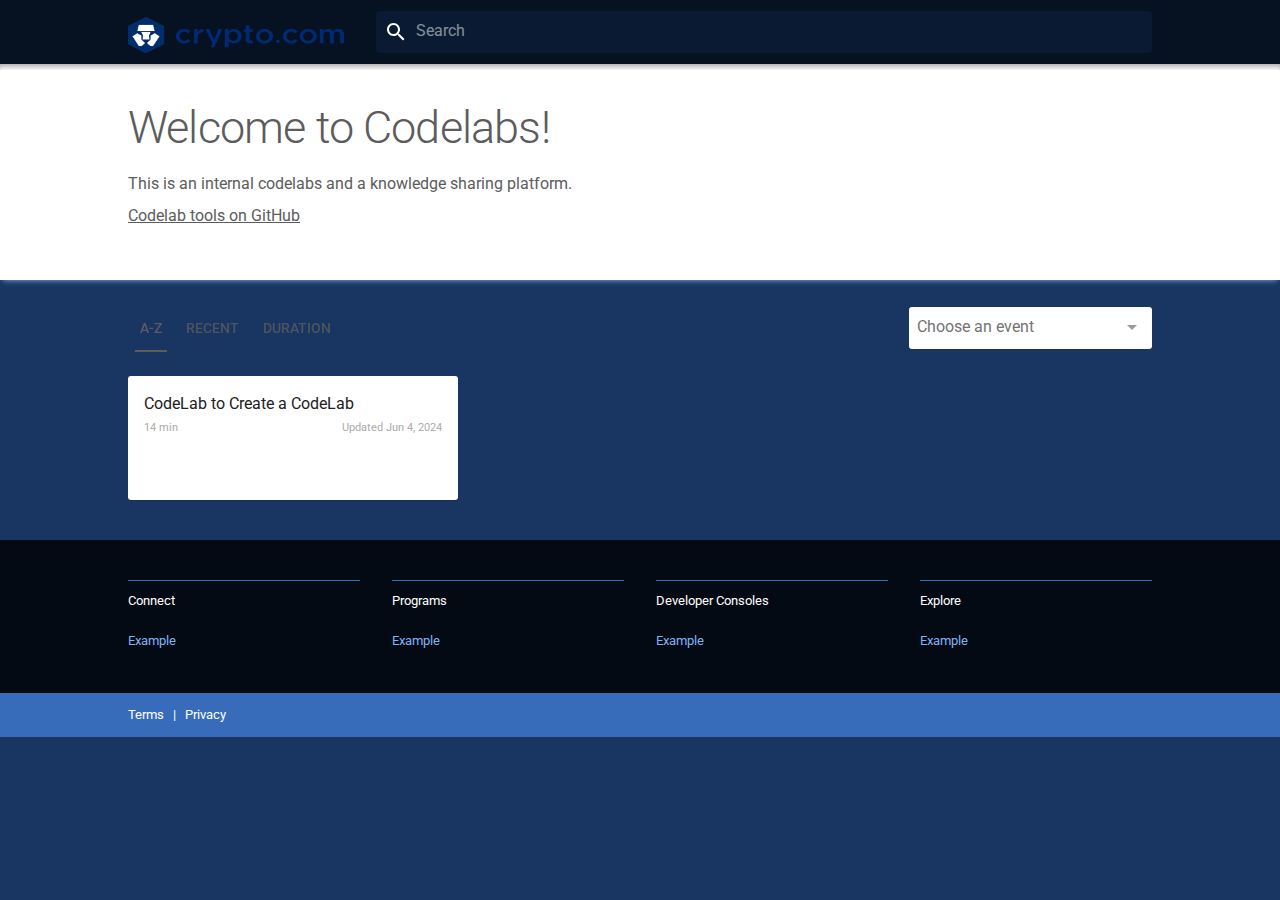
<file: index.html>
<!doctype html>
<html lang="en">
<head>
<meta charset="utf-8">
<meta name="description" content="Codelabs provide a guided, tutorial, hands-on coding experience. Most codelabs will step you through the process of building a small application, or adding a new feature to an existing application.">
<meta name="viewport" content="width=device-width,initial-scale=1">
<meta name="generator" content="Codelabs">
<meta name="application-name" content="Codelabs">
<link rel="canonical" href="https://example.com/">
<link rel="preconnect" href="https://www.google-analytics.com">
<script>
window.ga=window.ga||function(){(ga.q=ga.q||[]).push(arguments)};ga.l=+new Date;
    ga('create', 'UA-49880327-14', 'auto');
    ga('send', 'pageview');
</script>
<script async src="https://www.google-analytics.com/analytics.js"></script>
<title>Codelabs</title>
<link rel="stylesheet" href="/styles/main.css">
<link rel="import" href="/elements/elements.html">
<style is="custom-style">
:root{--paper-tabs-selection-bar-color:currentcolor;--paper-input-container-underline:{display:none};--paper-input-container-underline-focus:{display:none};}.dropdown-filter{--paper-input-container:{padding:8px}} </style>
<meta name="apple-mobile-web-app-capable" content="yes">
<meta name="apple-mobile-web-app-status-bar-style" content="#455a64">
<meta name="apple-mobile-web-app-title" content="Codelabs">
<link rel="apple-touch-icon" sizes="180x180" href="/images/favicons/apple-touch-icon.png">
<link rel="icon" type="image/png" sizes="32x32" href="/images/favicons/favicon-32x32.png">
<link rel="icon" type="image/png" sizes="194x194" href="/images/favicons/favicon-194x194.png">
<link rel="icon" type="image/png" sizes="192x192" href="/images/favicons/android-chrome-192x192.png">
<link rel="icon" type="image/png" sizes="16x16" href="/images/favicons/favicon-16x16.png">
<link rel="manifest" href="site.webmanifest">
<link rel="mask-icon" href="/images/favicons/safari-pinned-tab.svg" color="#455a64">
<meta name="msapplication-TileColor" content="#455a64">
<meta name="msapplication-TileImage" content="/images/favicons/mstile-144x144.png">
<meta name="theme-color" content="#455a64">
<meta name="og:type" property="og:type" content="website">
<meta name="og:title" property="og:title" content="Codelabs">
<meta name="og:description" property="og:description" content="Codelabs provide a guided, tutorial, hands-on coding experience. Most codelabs will step you through the process of building a small application, or adding a new feature to an existing application.">
<meta name="og:url" property="og:url" content="https://example.com/">
<meta name="og:site_name" property="og:site_name" content="Codelabs">
<meta name="og:determiner" property="og:determiner" content="the">
<meta name="og:locale" property="og:locale" content="en_US">
<meta name="og:image" property="og:image" content="/images/og-image.png">
<meta name="og:image:url" property="og:image:url" content="/images/og-image.png">
<meta name="og:image:type" property="og:image:type" content="image/png">
<meta name="og:image:width" property="og:image:width" content="1200">
<meta name="og:image:height" property="og:image:height" content="1200">
<meta name="og:image:alt" property="og:image:alt" content="Codelabs">
<meta name="twitter:card" property="twitter:card" content="summary_large_image">
<meta name="twitter:title" property="twitter:title" content="Codelabs">
<meta name="twitter:description" property="twitter:description" content="Codelabs provide a guided, tutorial, hands-on coding experience. Most codelabs will step you through the process of building a small application, or adding a new feature to an existing application.">
<meta name="twitter:image" property="twitter:image" content="/images/og-image.png">
<meta name="twitter:url" property="twitter:url" content="https://example.com/">
</head>
<body id="app" is="body-bind" class="loading fullbleed">
<paper-header-panel id="main" mode="standard" main>
<div id="mainToolbar" class="paper-header">
<div class="site-width layout horizontal">
<a href="/">
<img src="/images/logo.png" class="logo-devs" alt="Codelabs Logo">
</a>
<div id="searchbar">
<paper-input-container no-label-float>
<paper-icon-button prefix icon="search"></paper-icon-button>
<label>Search</label>
<input is="iron-input" bind-value="{{searchVal}}" on-keydown="onSearchKeyDown">
</paper-input-container>
</div>
</div>
</div>
<header id="banner" down$="[[_toBoolean(selectedFilter)]]">
<div class="site-width">
<h2 class="banner-title">Welcome to Codelabs!</h2>
<div class="banner-description" data-filter-selected$="[[_toBoolean(selectedFilter)]]">
<p class="banner-info">
This is an internal codelabs and a knowledge sharing platform.
<br>
<a href="https://github.com/googlecodelabs/tools">Codelab tools on GitHub</a>
</p>
</div>
</div>
</header>
<main>
<div id="filters" class="site-width layout horizontal center justified">
<div id="sortby">
<paper-tabs selected="0" noink on-iron-activate="sortBy">
<paper-tab>A-Z</paper-tab>
<paper-tab>Recent</paper-tab>
<paper-tab>Duration</paper-tab>
</paper-tabs>
</div>
<paper-dropdown-menu label="Choose an event" class="dropdown-filter" no-label-float noink no-animations>
<paper-listbox id="eventList" slot="dropdown-content" class="dropdown-content"><a href="/vslive/" tabindex="-1">
<paper-item>Visual Studio Live</paper-item>
</a>
</paper-listbox>
</paper-dropdown-menu>
</div>
<card-sorter id="cards" class="site-width">
<a href="/codelabs/codelab-4-codelab-markdown/index.html?index=..%2F..index" on-tap="navigate" class="codelab-card category-codelab" data-category="codelab,markdown" data-title="CodeLab to Create a CodeLab" data-duration="14" data-updated="2024-06-04T16:45:21Z" data-tags="web" data-pin="">
<div class="description">CodeLab to Create a CodeLab</div>
<div class="card-duration">
<span>14 min </span>
<span>Updated Jun 4, 2024</span>
</div>
<div class="card-footer">
<div class="category-icon codelab-icon"></div>
<paper-button class="codelab-bg">Start</paper-button>
</div>
</a>
</card-sorter>
<div id="loading-placeholder" class="site-width">
Loading Codelabs, please wait...
</div>
</main>
<footer id="footer">
<div class="footer-wrapper site-width">
<div class="link-list">
<label>Connect</label>
<ul>
<li><a href="https://www.example.com/">Example</a></li>
</ul>
</div>
<div class="link-list">
<label>Programs</label>
<ul>
<li><a href="https://www.example.com/">Example</a></li>
</ul>
</div>
<div class="link-list">
<label>Developer Consoles</label>
<ul>
<li><a href="https://www.example.com/">Example</a></li>
</ul>
</div>
<div class="link-list">
<label>Explore</label>
<ul>
<li><a href="https://www.example.com/">Example</a></li>
</ul>
</div>
</div>
</footer>
<div class="footerbar">
<div class="site-width layout horizontal center justified">
<span>
<a href="https://example.com">Terms</a>
&nbsp; | &nbsp;
<a href="https://example.com">Privacy</a>
</span>
</div>
</div>
</paper-header-panel>
<script src="/scripts/main.js"></script>
</body>
</html>
</file>
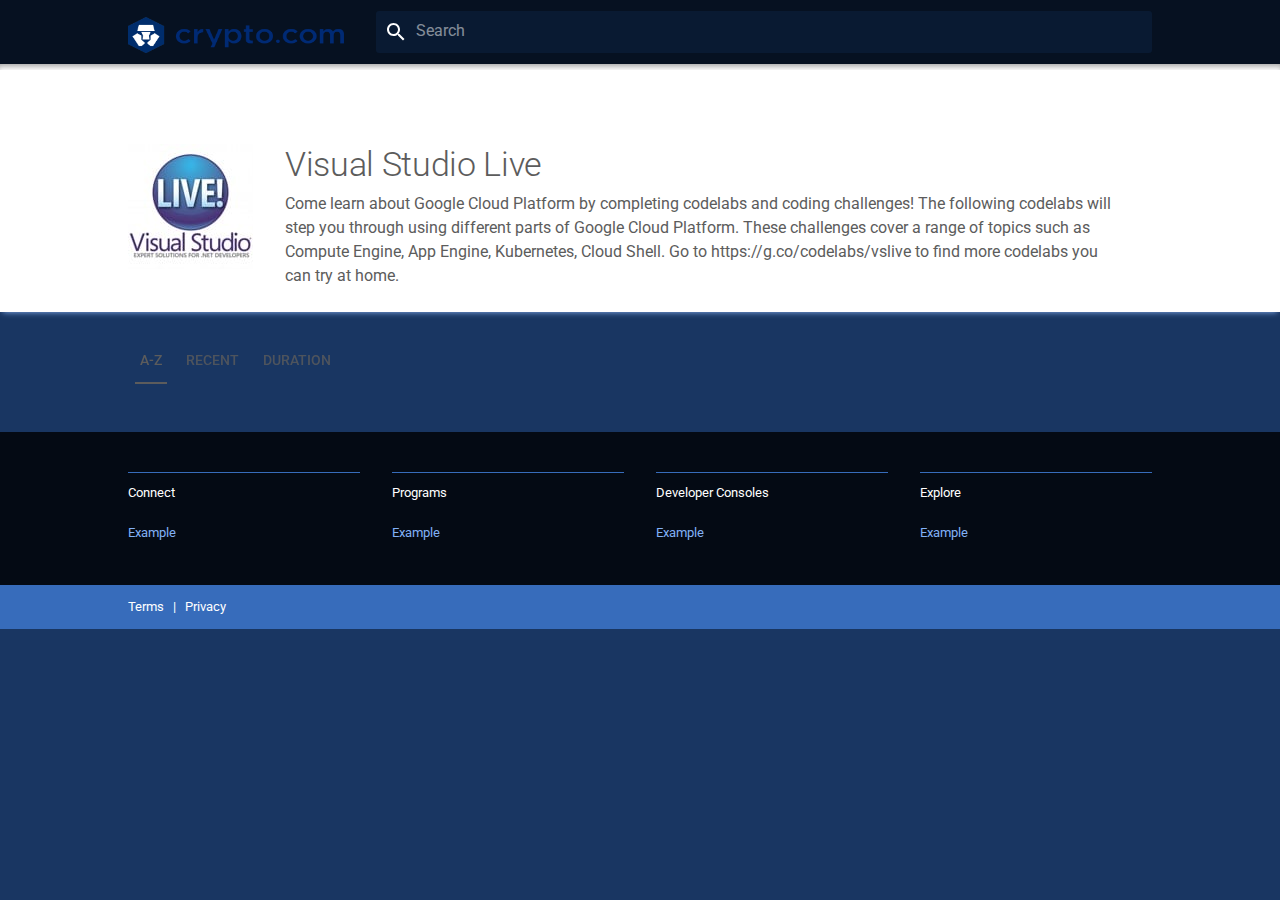
<file: vslive.html>
<!doctype html>
<html lang="en">
<head>
<meta charset="utf-8">
<meta name="description" content="Come learn about Google Cloud Platform by completing codelabs and coding challenges! The following codelabs will step you through using different parts of Google Cloud Platform. These challenges cover a range of topics such as Compute Engine, App Engine, Kubernetes, Cloud Shell. Go to https://g.co/codelabs/vslive to find more codelabs you can try at home.">
<meta name="viewport" content="width=device-width,initial-scale=1">
<meta name="generator" content="Visual Studio Live">
<meta name="application-name" content="Visual Studio Live">
<link rel="canonical" href="https://example.com/vslive/">
<link rel="preconnect" href="https://www.google-analytics.com">
<script>
window.ga=window.ga||function(){(ga.q=ga.q||[]).push(arguments)};ga.l=+new Date;
    ga('create', 'UA-49880327-14', 'auto');
    ga('send', 'pageview');
</script>
<script async src="https://www.google-analytics.com/analytics.js"></script>
<title>Visual Studio Live</title>
<link rel="stylesheet" href="/styles/main.css">
<link rel="import" href="/elements/elements.html">
<style is="custom-style">
:root{--paper-tabs-selection-bar-color:currentcolor;--paper-input-container-underline:{display:none};--paper-input-container-underline-focus:{display:none};}.dropdown-filter{--paper-input-container:{padding:8px}} </style>
<meta name="apple-mobile-web-app-capable" content="yes">
<meta name="apple-mobile-web-app-status-bar-style" content="#455a64">
<meta name="apple-mobile-web-app-title" content="Visual Studio Live">
<link rel="apple-touch-icon" sizes="180x180" href="/images/favicons/apple-touch-icon.png">
<link rel="icon" type="image/png" sizes="32x32" href="/images/favicons/favicon-32x32.png">
<link rel="icon" type="image/png" sizes="194x194" href="/images/favicons/favicon-194x194.png">
<link rel="icon" type="image/png" sizes="192x192" href="/images/favicons/android-chrome-192x192.png">
<link rel="icon" type="image/png" sizes="16x16" href="/images/favicons/favicon-16x16.png">
<link rel="manifest" href="site.webmanifest">
<link rel="mask-icon" href="/images/favicons/safari-pinned-tab.svg" color="#455a64">
<meta name="msapplication-TileColor" content="#455a64">
<meta name="msapplication-TileImage" content="/images/favicons/mstile-144x144.png">
<meta name="theme-color" content="#455a64">
<meta name="og:type" property="og:type" content="website">
<meta name="og:title" property="og:title" content="Visual Studio Live">
<meta name="og:description" property="og:description" content="Come learn about Google Cloud Platform by completing codelabs and coding challenges! The following codelabs will step you through using different parts of Google Cloud Platform. These challenges cover a range of topics such as Compute Engine, App Engine, Kubernetes, Cloud Shell. Go to https://g.co/codelabs/vslive to find more codelabs you can try at home.">
<meta name="og:url" property="og:url" content="https://example.com/vslive/">
<meta name="og:site_name" property="og:site_name" content="Codelabs">
<meta name="og:determiner" property="og:determiner" content="the">
<meta name="og:locale" property="og:locale" content="en_US">
<meta name="og:image" property="og:image" content="/images/og-image.png">
<meta name="og:image:url" property="og:image:url" content="/images/og-image.png">
<meta name="og:image:type" property="og:image:type" content="image/png">
<meta name="og:image:width" property="og:image:width" content="1200">
<meta name="og:image:height" property="og:image:height" content="1200">
<meta name="og:image:alt" property="og:image:alt" content="Codelabs">
<meta name="twitter:card" property="twitter:card" content="summary_large_image">
<meta name="twitter:title" property="twitter:title" content="Visual Studio Live">
<meta name="twitter:description" property="twitter:description" content="Come learn about Google Cloud Platform by completing codelabs and coding challenges! The following codelabs will step you through using different parts of Google Cloud Platform. These challenges cover a range of topics such as Compute Engine, App Engine, Kubernetes, Cloud Shell. Go to https://g.co/codelabs/vslive to find more codelabs you can try at home.">
<meta name="twitter:image" property="twitter:image" content="/images/og-image.png">
<meta name="twitter:url" property="twitter:url" content="https://example.com/vslive/">
</head>
<body id="app" is="body-bind" class="loading fullbleed view">
<paper-header-panel id="main" mode="standard" main>
<div id="mainToolbar" class="paper-header">
<div class="site-width layout horizontal">
<a href="/">
<img src="/images/logo.png" class="logo-devs" alt="Codelabs Logo">
</a>
<div id="searchbar">
<paper-input-container no-label-float>
<paper-icon-button prefix icon="search"></paper-icon-button>
<label>Search</label>
<input is="iron-input" bind-value="{{searchVal}}" on-keydown="onSearchKeyDown">
</paper-input-container>
</div>
</div>
</div>
<header id="banner" down>
<div class="site-width">
<div class="banner-description">
<img id="logo" src="/vslive/vslive-logo.jpg" alt="Event logo">
<div class="banner-meta">
<h3>Visual Studio Live</h3>
<p>Come learn about Google Cloud Platform by completing codelabs and coding challenges! The following codelabs will step you through using different parts of Google Cloud Platform. These challenges cover a range of topics such as Compute Engine, App Engine, Kubernetes, Cloud Shell. Go to https://g.co/codelabs/vslive to find more codelabs you can try at home.</p>
</div>
</div>
</div>
</header>
<main>
<div id="filters" class="site-width layout horizontal center justified">
<div id="sortby">
<paper-tabs selected="0" noink on-iron-activate="sortBy">
<paper-tab>A-Z</paper-tab>
<paper-tab>Recent</paper-tab>
<paper-tab>Duration</paper-tab>
</paper-tabs>
</div>
</div>
<card-sorter id="cards" class="site-width">
</card-sorter>
<div id="loading-placeholder" class="site-width">
Loading Codelabs, please wait...
</div>
</main>
<footer id="footer">
<div class="footer-wrapper site-width">
<div class="link-list">
<label>Connect</label>
<ul>
<li><a href="https://www.example.com/">Example</a></li>
</ul>
</div>
<div class="link-list">
<label>Programs</label>
<ul>
<li><a href="https://www.example.com/">Example</a></li>
</ul>
</div>
<div class="link-list">
<label>Developer Consoles</label>
<ul>
<li><a href="https://www.example.com/">Example</a></li>
</ul>
</div>
<div class="link-list">
<label>Explore</label>
<ul>
<li><a href="https://www.example.com/">Example</a></li>
</ul>
</div>
</div>
</footer>
<div class="footerbar">
<div class="site-width layout horizontal center justified">
<span>
<a href="https://example.com">Terms</a>
&nbsp; | &nbsp;
<a href="https://example.com">Privacy</a>
</span>
</div>
</div>
</paper-header-panel>
<script src="/scripts/main.js"></script>
</body>
</html>
</file>
<file: styles/main.css>
.layout.horizontal,.layout.horizontal-reverse,.layout.vertical,.layout.vertical-reverse{display:-webkit-flex;display:-ms-flexbox;display:flex}.layout.horizontal{-ms-flex-direction:row;-webkit-flex-direction:row;flex-direction:row}.layout.vertical{-ms-flex-direction:column;-webkit-flex-direction:column;flex-direction:column}.layout.wrap{-ms-flex-wrap:wrap;-webkit-flex-wrap:wrap;flex-wrap:wrap}.flex,.flex-1{-ms-flex:1;-webkit-flex:1;flex:1}.layout.start{-ms-flex-align:start;-webkit-align-items:flex-start;align-items:flex-start}.layout.center,.layout.center-center{-ms-flex-align:center;-webkit-align-items:center;align-items:center}.layout.end{-ms-flex-align:end;-webkit-align-items:flex-end;align-items:flex-end}.layout.start-justified{-ms-flex-pack:start;-webkit-justify-content:flex-start;justify-content:flex-start}.layout.center-center,.layout.center-justified{-ms-flex-pack:center;-webkit-justify-content:center;justify-content:center}.layout.end-justified{-ms-flex-pack:end;-webkit-justify-content:flex-end;justify-content:flex-end}.layout.around-justified{-ms-flex-pack:distribute;-webkit-justify-content:space-around;justify-content:space-around}.layout.justified{-ms-flex-pack:justify;-webkit-justify-content:space-between;justify-content:space-between}.self-start{-ms-flex-item-align:start;-webkit-align-self:flex-start;align-self:flex-start}.self-center{-ms-flex-item-align:center;-webkit-align-self:center;align-self:center}.self-end{-ms-flex-item-align:end;-webkit-align-self:flex-end;align-self:flex-end}.self-stretch{-ms-flex-item-align:stretch;-webkit-align-self:stretch;align-self:stretch}.block{display:block}[hidden]{display:none!important}.invisible{visibility:hidden!important}.relative{position:relative}.fit{bottom:0;left:0;position:absolute;right:0;top:0}body.fullbleed{height:100vh;margin:0}.scroll{-webkit-overflow-scrolling:touch;overflow:auto}body{color:#5c5c5c;font-size:16px;line-height:24px}body,h1{-webkit-font-smoothing:antialiased;font-family:Roboto,Noto,sans-serif;font-weight:400}h1{font-size:56px;letter-spacing:-.026em;line-height:60px;overflow:hidden;text-overflow:ellipsis;white-space:nowrap}h2{font-size:45px;letter-spacing:-.018em;line-height:48px}h2,h3{-webkit-font-smoothing:antialiased;font-family:Roboto,Noto,sans-serif;font-weight:400}h3{font-size:34px;letter-spacing:-.01em;line-height:40px}h4{-webkit-font-smoothing:antialiased;font-family:Roboto,Noto,sans-serif;font-size:24px;font-weight:400;letter-spacing:-.012em;line-height:32px}*{box-sizing:border-box;margin:0;outline:none}body{background:#193662}body.view #banner{padding-bottom:24px;padding-top:80px;position:relative}body #loading-placeholder{display:none;padding:40px 0;text-align:center}body.loading card-sorter#cards,body.loading div#filters,body.loading div#searchbar{display:none}body.loading div#loading-placeholder{display:block}b{font-weight:500}a{color:currentcolor;text-decoration:none}li,ul{list-style:none;padding:0}.site-width{margin:0 auto;max-width:1024px;width:90vw}#banner{background-color:#fff;box-shadow:0 3px 6px -3px #8eb7f6;padding:40px 0 48px}#banner[down] .banner-slider{-webkit-transform:none;transform:none}#banner[down] .banner-title{visibility:hidden}#banner h2,#banner h3{font-weight:300}#banner #logo{height:125px;max-width:100%;width:auto}#banner .banner-slider{-webkit-transform:translateY(-100%);background-color:#193662;color:#091a32;max-width:100%;padding:8px 0;position:absolute;top:0;transform:translateY(-100%);transition:-webkit-transform .4s cubic-bezier(0,0,.2,1);transition:transform .4s cubic-bezier(0,0,.2,1);transition:transform .4s cubic-bezier(0,0,.2,1),-webkit-transform .4s cubic-bezier(0,0,.2,1);width:100%;will-change:transform}#banner .banner-slider h3{font-size:30px}#banner .banner_arrows{margin-left:16px}#banner .banner-title{margin-bottom:8px}#banner .banner-description .banner-meta{padding:0 32px}#banner .banner-description .banner-meta h3{margin-bottom:8px}#banner paper-button{-webkit-font-smoothing:antialiased;background-color:#0d2649;color:#fff;font-family:Roboto,Noto,sans-serif;font-size:14px;font-weight:500;letter-spacing:.01em;line-height:1;line-height:normal;min-width:150px;padding:8px 16px;text-align:center;text-transform:uppercase}#banner paper-button.iron-selected{background-color:#061121}#sortby{-ms-flex-pack:center;-webkit-justify-content:center;justify-content:center;padding:24px 0}#sortby paper-tabs{text-transform:uppercase}#sortby paper-tabs paper-tab{margin:auto 7px;padding:0 5px}.paper-button-0,.paper-menu-button-0{border-radius:3px!important}.dropdown-filter{background-color:#fff;border-radius:3px}.dropdown-content{border-radius:3px!important}.dropdown-content paper-item:hover{background:#b4cff8;cursor:pointer}@media (max-width:767px){#banner{line-height:16px;padding:16px 0}#banner paper-button{display:inline-block;margin:16px 0 0}#filters{height:20px;margin:0;padding:0;visibility:hidden}.banner-info{-ms-flex-item-align:start;-webkit-align-self:flex-start;align-self:flex-start;line-height:24px;width:100%}.banner-description{-ms-flex-align:center;-ms-flex-direction:column;-webkit-align-items:center;-webkit-flex-direction:column;align-items:center;display:-webkit-flex;display:-ms-flexbox;display:flex;flex-direction:column}.banner-technologies{left:0;position:absolute;width:100%;z-index:1}.banner-title{font-size:7vw}.banner-meta{display:none}#logo{margin-bottom:16px}.filters{width:100%}}@media (min-width:768px){#banner .banner-title,#banner paper-button{margin-bottom:16px}.banner-info{line-height:32px;margin-right:32px}.banner-info a{text-decoration:underline}.banner-description{display:-webkit-flex;display:-ms-flexbox;display:flex}.banner-description .banner-info{-ms-flex:1;-webkit-flex:1;flex:1}}#mainToolbar{-ms-flex-align:center;-webkit-align-items:center;align-items:center;background-color:#061121;color:#fff;display:-webkit-flex;display:-ms-flexbox;display:flex;height:64px;padding:16px}#mainToolbar paper-icon-button[icon=menu]{-ms-flex-negative:0;-webkit-flex-shrink:0;flex-shrink:0}#mainToolbar a{-ms-flex-align:center;-webkit-align-items:center;align-items:center;display:-webkit-flex;display:-ms-flexbox;display:flex}#mainToolbar .logo-icon{height:24px;margin-right:16px;width:30px}#mainToolbar .logo-devs{height:36px;margin-top:5px;width:216px}#searchbar{border-radius:3px}#searchbar paper-input-container{padding:0}#searchbar paper-input-container input,#searchbar paper-input-container label{color:#fff}#searchbar paper-input-container label{opacity:.5}@media (min-width:768px){#searchbar{background-color:#091a32;transition:background-color .4s cubic-bezier(0,0,.2,1);width:100%}#searchbar:hover{background-color:#123566}.logo-devs{margin:5px 32px 0 0}}@media (max-width:767px){#searchbar paper-input-container{display:none}#mainToolbar{height:56px}#mainToolbar paper-icon-button[icon=menu]{margin-right:8px;width:40px}}.ads-icon{background-image:url(/images/icons/google-ads.svg)}.analytics-bg{background-color:#f37c22}.codelab-card.category-analytics{border-bottom-color:#f37c22}.analytics-icon{background-image:url(/images/icons/google-analytics.svg)}.android-bg,.android-kotlin-bg,.android-tv-bg{background-color:#a4c639}.codelab-card.category-android,.codelab-card.category-android-kotlin,.codelab-card.category-android-tv{border-bottom-color:#a4c639}.android-icon,.android-kotlin-icon,.android-tv-icon{background-image:url(/images/icons/android.svg)}.android-auto-bg{background-color:#03a9f4}.codelab-card.category-android-auto{border-bottom-color:#03a9f4}.android-auto-icon{background-image:url(/images/icons/android-auto.svg)}.android-things-bg{background-color:#6c6c6c}.codelab-card.category-android-things{border-bottom-color:#6c6c6c}.android-things-icon{background-image:url(/images/icons/android-things.svg)}.assistant-icon{background-image:url(/images/icons/google-assistant.svg)}.ar-bg,.ar-core-bg,.augmented-reality-bg,.augmented-reality-core-bg{background-color:#4a148c}.codelab-card.category-ar,.codelab-card.category-ar-core,.codelab-card.category-augmented-reality,.codelab-card.category-augmented-reality-core{border-bottom-color:#4a148c}.ar-core-icon,.ar-icon,.augmented-reality-core-icon,.augmented-reality-icon{background-image:url(/images/icons/ar-core.svg)}.cardboard-bg,.games-bg,.play-games-bg,.virtual-reality-bg,.virtual-reality-games-bg,.virtualreality-bg,.virtualreality-games-bg,.vr-bg{background-color:#f16523}.codelab-card.category-cardboard,.codelab-card.category-games,.codelab-card.category-play-games,.codelab-card.category-virtual-reality,.codelab-card.category-virtual-reality-games,.codelab-card.category-virtualreality,.codelab-card.category-virtualreality-games,.codelab-card.category-vr{border-bottom-color:#f16523}.cardboard-icon,.games-icon,.play-games-icon,.virtual-reality-games-icon,.virtual-reality-icon,.virtualreality-games-icon,.virtualreality-icon,.vr-icon{background-image:url(/images/icons/cardboard.svg)}.apps-bg,.g-suite-bg,.gsuite-bg{background-color:#9aa0a6}.codelab-card.category-apps,.codelab-card.category-g-suite,.codelab-card.category-gsuite{border-bottom-color:#9aa0a6}.apps-icon,.g-suite-icon,.gsuite-icon{background-image:url(/images/icons/gsuite.svg)}.docs-icon{background-image:url(/images/icons/google-docs.svg)}.drive-icon{background-image:url(/images/icons/google-drive.svg)}.sheets-icon{background-image:url(/images/icons/google-sheets.svg)}.slides-icon{background-image:url(/images/icons/google-slides.svg)}.blockly-icon{background-image:url(/images/icons/blockly.svg)}.brillo-bg{background-color:#3bbaf3}.codelab-card.category-brillo{border-bottom-color:#3bbaf3}.brillo-icon{background-image:url(/images/icons/brillo.svg)}.cast-icon,.chrome-cast-icon,.chromecast-icon{background-image:url(/images/icons/cast.svg)}.chrome-icon,.google-chrome-icon,.googlechrome-icon{background-image:url(/images/icons/chrome.svg)}.cloud-about-icon,.cloud-cloud-tools-icon,.cloud-general-icon,.cloud-icon,.cloud-other-icon,.cloud-others-icon,.cloud-platform-icon,.cloud-tools-icon{background-image:url(/images/icons/cloud-platform.svg)}.cloud-app-engine-icon,.cloud-appengine-icon{background-image:url(/images/icons/cloud-appengine.svg)}.big-query-icon,.bigquery-icon,.cloud-big-query-icon,.cloud-bigquery-icon{background-image:url(/images/icons/cloud-bigquery.svg)}.cloud-build-icon{background-image:url(/images/icons/cloud-build.svg)}.cloud-compute-engine-icon,.cloud-compute-icon{background-image:url(/images/icons/cloud-compute-engine.svg)}.cloud-data-lab-icon,.cloud-datalab-icon{background-image:url(/images/icons/cloud-datalab.svg)}.cloud-iam-icon{background-image:url(/images/icons/cloud-iam.svg)}.cloud-iot-core-icon,.cloud-iot-icon,.iot-core-icon,.iot-icon{background-image:url(/images/icons/cloud-iot-core.svg)}.cloud-key-management-service-icon,.cloud-kms-icon{background-image:url(/images/icons/cloud-key-management-service.svg)}.cloud-machine-learning-icon,.cloud-ml-icon{background-image:url(/images/icons/cloud-machine-learning.svg)}.cloud-monitor-icon,.cloud-monitoring-icon{background-image:url(/images/icons/cloud-monitoring.svg)}.cloud-network-icon,.cloud-networking-icon{background-image:url(/images/icons/cloud-networking.svg)}.cloud-security-command-center-icon,.cloud-security-icon{background-image:url(/images/icons/cloud-security-command-center.svg)}.cloud-data-icon,.cloud-sql-icon{background-image:url(/images/icons/cloud-sql.svg)}.design-bg{background-color:#757575}.codelab-card.category-design{border-bottom-color:#757575}.design-icon{background-image:url(/images/icons/design.svg)}.firebase-bg,.firebase-web-bg{background-color:#f57c00}.codelab-card.category-firebase,.codelab-card.category-firebase-web{border-bottom-color:#f57c00}.firebase-icon,.firebase-web-icon{background-image:url(/images/icons/firebase.svg)}.design-flutter-bg,.flutter-android-bg,.flutter-bg,.flutter-firebase-bg{background-color:#45d1fd}.codelab-card.category-design-flutter,.codelab-card.category-flutter,.codelab-card.category-flutter-android,.codelab-card.category-flutter-firebase{border-bottom-color:#45d1fd}.design-flutter-icon,.flutter-android-icon,.flutter-firebase-icon,.flutter-icon{background-image:url(/images/icons/flutter.svg)}.geo-bg,.google-maps-bg,.googlemaps-bg,.maps-bg,.sheets-bg{background-color:#34a853}.codelab-card.category-geo,.codelab-card.category-google-maps,.codelab-card.category-googlemaps,.codelab-card.category-maps,.codelab-card.category-sheets{border-bottom-color:#34a853}.geo-icon,.google-maps-icon,.googlemaps-icon,.maps-icon{background-image:url(/images/icons/google-maps.svg)}.cast-bg,.chrome-cast-bg,.chromecast-bg,.nest-bg{background-color:#5f6368}.codelab-card.category-cast,.codelab-card.category-chrome-cast,.codelab-card.category-chromecast,.codelab-card.category-nest{border-bottom-color:#5f6368}.nest-icon{background-image:url(/images/icons/nest.svg)}.open-thread-bg,.openthread-bg{background-color:#484848}.codelab-card.category-open-thread,.codelab-card.category-openthread{border-bottom-color:#484848}.open-thread-icon,.openthread-icon{background-image:url(/images/icons/openthread.svg)}.about-icon,.search-icon{background-image:url(/images/icons/google-g.svg)}.cloud-hpc-bg,.hpc-bg,.slurm-bg{background-color:#42afeb}.codelab-card.category-cloud-hpc,.codelab-card.category-hpc,.codelab-card.category-slurm{border-bottom-color:#42afeb}.cloud-hpc-icon,.hpc-icon,.slurm-icon{background-image:url(/images/icons/slurm.svg)}.tensor-flow-bg,.tensorflow-bg{background-color:#ed8e24}.codelab-card.category-tensor-flow,.codelab-card.category-tensorflow{border-bottom-color:#ed8e24}.tensor-flow-icon,.tensorflow-icon{background-image:url(/images/icons/tensorflow.svg)}.unity-bg{background-color:#222c37}.codelab-card.category-unity{border-bottom-color:#222c37}.unity-icon{background-image:url(/images/icons/unity.svg)}.weave-bg{background-color:#0f9d58}.codelab-card.category-weave{border-bottom-color:#0f9d58}.weave-icon{background-image:url(/images/icons/weave.svg)}.android-wear-icon,.wear-icon,.wear-os-icon{background-image:url(/images/icons/wear-os.svg)}.about-bg,.ads-bg,.android-wear-bg,.assistant-bg,.big-query-bg,.bigquery-bg,.blockly-bg,.chrome-bg,.cloud-about-bg,.cloud-app-engine-bg,.cloud-appengine-bg,.cloud-bg,.cloud-big-query-bg,.cloud-bigquery-bg,.cloud-build-bg,.cloud-cloud-tools-bg,.cloud-compute-bg,.cloud-compute-engine-bg,.cloud-data-bg,.cloud-data-lab-bg,.cloud-datalab-bg,.cloud-general-bg,.cloud-iam-bg,.cloud-iot-bg,.cloud-iot-core-bg,.cloud-key-management-service-bg,.cloud-kms-bg,.cloud-machine-learning-bg,.cloud-ml-bg,.cloud-monitor-bg,.cloud-monitoring-bg,.cloud-network-bg,.cloud-networking-bg,.cloud-other-bg,.cloud-others-bg,.cloud-platform-bg,.cloud-security-bg,.cloud-security-command-center-bg,.cloud-sql-bg,.cloud-tools-bg,.cloud-web-bg,.docs-bg,.drive-bg,.google-chrome-bg,.googlechrome-bg,.iot-bg,.iot-core-bg,.search-bg,.wear-bg,.wear-os-bg,.web-bg{background-color:#4285f4}.codelab-card.category-about,.codelab-card.category-ads,.codelab-card.category-android-wear,.codelab-card.category-assistant,.codelab-card.category-big-query,.codelab-card.category-bigquery,.codelab-card.category-blockly,.codelab-card.category-chrome,.codelab-card.category-cloud,.codelab-card.category-cloud-about,.codelab-card.category-cloud-app-engine,.codelab-card.category-cloud-appengine,.codelab-card.category-cloud-big-query,.codelab-card.category-cloud-bigquery,.codelab-card.category-cloud-build,.codelab-card.category-cloud-cloud-tools,.codelab-card.category-cloud-compute,.codelab-card.category-cloud-compute-engine,.codelab-card.category-cloud-data,.codelab-card.category-cloud-data-lab,.codelab-card.category-cloud-datalab,.codelab-card.category-cloud-general,.codelab-card.category-cloud-iam,.codelab-card.category-cloud-iot,.codelab-card.category-cloud-iot-core,.codelab-card.category-cloud-key-management-service,.codelab-card.category-cloud-kms,.codelab-card.category-cloud-machine-learning,.codelab-card.category-cloud-ml,.codelab-card.category-cloud-monitor,.codelab-card.category-cloud-monitoring,.codelab-card.category-cloud-network,.codelab-card.category-cloud-networking,.codelab-card.category-cloud-other,.codelab-card.category-cloud-others,.codelab-card.category-cloud-platform,.codelab-card.category-cloud-security,.codelab-card.category-cloud-security-command-center,.codelab-card.category-cloud-sql,.codelab-card.category-cloud-tools,.codelab-card.category-cloud-web,.codelab-card.category-docs,.codelab-card.category-drive,.codelab-card.category-google-chrome,.codelab-card.category-googlechrome,.codelab-card.category-iot,.codelab-card.category-iot-core,.codelab-card.category-search,.codelab-card.category-wear,.codelab-card.category-wear-os,.codelab-card.category-web{border-bottom-color:#4285f4}.cloud-web-icon,.web-icon{background-image:url(/images/icons/web.svg)}.slides-bg,.tutorial-bg{background-color:#fbbc05}.codelab-card.category-slides,.codelab-card.category-tutorial{border-bottom-color:#fbbc05}.tutorial-icon{background-image:url(/images/icons/edit.svg)}#cards{-ms-flex-pack:start;-ms-flex-wrap:wrap;-webkit-flex-wrap:wrap;-webkit-justify-content:flex-start;flex-wrap:wrap;justify-content:flex-start;margin-bottom:24px}#cards,.codelab-card{display:-webkit-flex;display:-ms-flexbox;display:flex}.codelab-card{-ms-flex:1 0 330px;-ms-flex-direction:column;-webkit-flex:1 0 330px;-webkit-flex-direction:column;background-color:#fff;border-bottom:2px solid transparent;border-radius:3px;box-shadow:0 1px rgba(0,0,0,.15);flex:1 0 330px;flex-direction:column;margin:0 16px 16px 0;max-width:330px;position:relative}.codelab-card:nth-of-type(3n){margin-right:0}.codelab-card img{margin-right:4px}.codelab-card .card-header{padding:16px 16px 0}.codelab-card .card-duration,.codelab-card .card-header{-ms-flex-align:center;-ms-flex-pack:justify;-webkit-align-items:center;-webkit-justify-content:space-between;align-items:center;display:-webkit-flex;display:-ms-flexbox;display:flex;justify-content:space-between}.codelab-card .card-duration{color:#aaa;font-size:11px;mix-blend-mode:normal;padding:0 16px}.codelab-card .card-duration img{opacity:.24}.codelab-card .card-author,.codelab-card .card-updated{color:#8eb7f6;font-size:12px;line-height:16px;text-align:right}.codelab-card .description{-ms-flex:1 0 auto;-webkit-flex:1 0 auto;-webkit-font-smoothing:antialiased;color:#212121;flex:1 0 auto;padding:16px 16px 0}.card-footer{-ms-flex-align:center;-ms-flex-pack:justify;-webkit-align-items:center;-webkit-justify-content:space-between;align-items:center;border-top:0;display:-webkit-flex;display:-ms-flexbox;display:flex;justify-content:space-between;padding:8px 16px}.card-footer paper-button{-webkit-font-smoothing:antialiased;color:#fff;font-family:Roboto,Noto,sans-serif;font-size:14px;font-weight:500;letter-spacing:.01em;line-height:1;padding:13px 25px;text-transform:uppercase;text-transform:none}.card-footer .category-icon{background-position:0 50%;background-repeat:no-repeat;background-size:32px;height:42px;width:42px}.card-pin{background-image:url('data:image/svg+xml;utf8,<svg width="18" height="18" viewBox="0 0 18 18" xmlns="http://www.w3.org/2000/svg"><g fill="none" fill-rule="evenodd"><path d="M0 0h18v18H0"/><path fill="#888" d="M13 4V2H5v2h1v5l-1.5 1.5V12H8v4l1 1 1-1v-4h3.5v-1.5L12 9V4"/></g></svg>');background-repeat:no-repeat;bottom:14px;height:20px;left:7px;position:absolute;width:15px}@media (max-width:767px){#cards{-ms-flex-align:center;-ms-flex-direction:column;-webkit-align-items:center;-webkit-flex-direction:column;align-items:center;flex-direction:column}.codelab-card{-ms-flex:1 0 200px;-webkit-flex:1 0 200px;flex:1 0 200px;margin:0 0 16px;max-width:100%;min-width:330px;width:100%}.codelab-card .card-header{-ms-flex-align:center;-webkit-align-items:center;align-items:center}.codelab-card .card-header .category-icon{margin:0}}@media (min-width:767px) and (max-width:1136px){.codelab-card{-ms-flex:0 0 32%;-webkit-flex:0 0 32%;flex:0 0 32%;margin:0 2% 2% 0}}#footer{background-color:#040a14;font-size:13px;padding:40px 0}#footer li,#footer ul{list-style:none;margin:0;padding:0}#footer a{color:#82b1f6}#footer .footer-wrapper{display:-webkit-flex;display:-ms-flexbox;display:flex}#footer .link-list{-ms-flex:1;-webkit-flex:1;border-top:1px solid #376cbb;flex:1;margin-right:32px}#footer .link-list:last-child{margin-bottom:0;margin-right:0}#footer .link-list label{color:#fff;display:block;margin:8px 0 16px}.footerbar{background-color:#376cbb;color:#fff;font-size:13px;padding:10px 0}.footerbar a{color:currentcolor}@media (max-width:767px){#footer{padding:24px 0}#footer .footer-wrapper{-ms-flex-direction:column;-webkit-flex-direction:column;flex-direction:column}#footer .link-list{margin:0 0 24px}}
</file>
